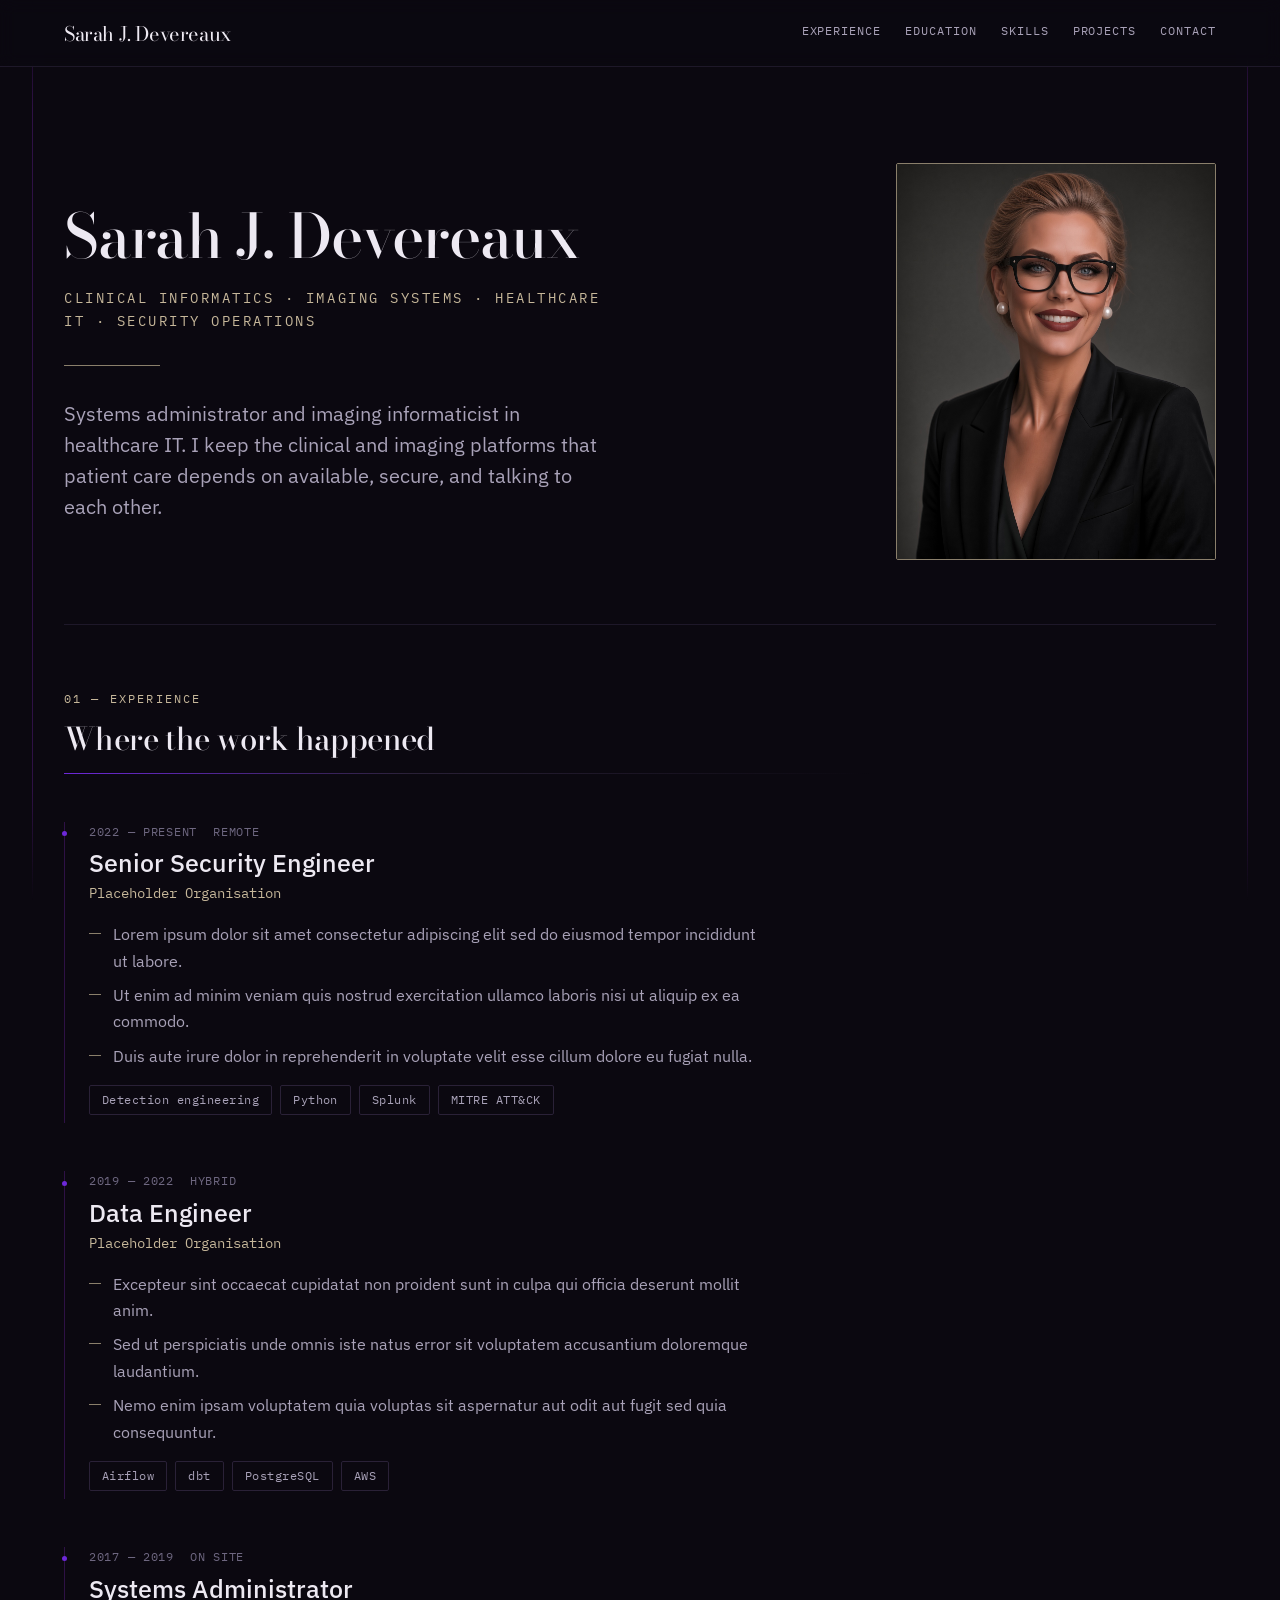
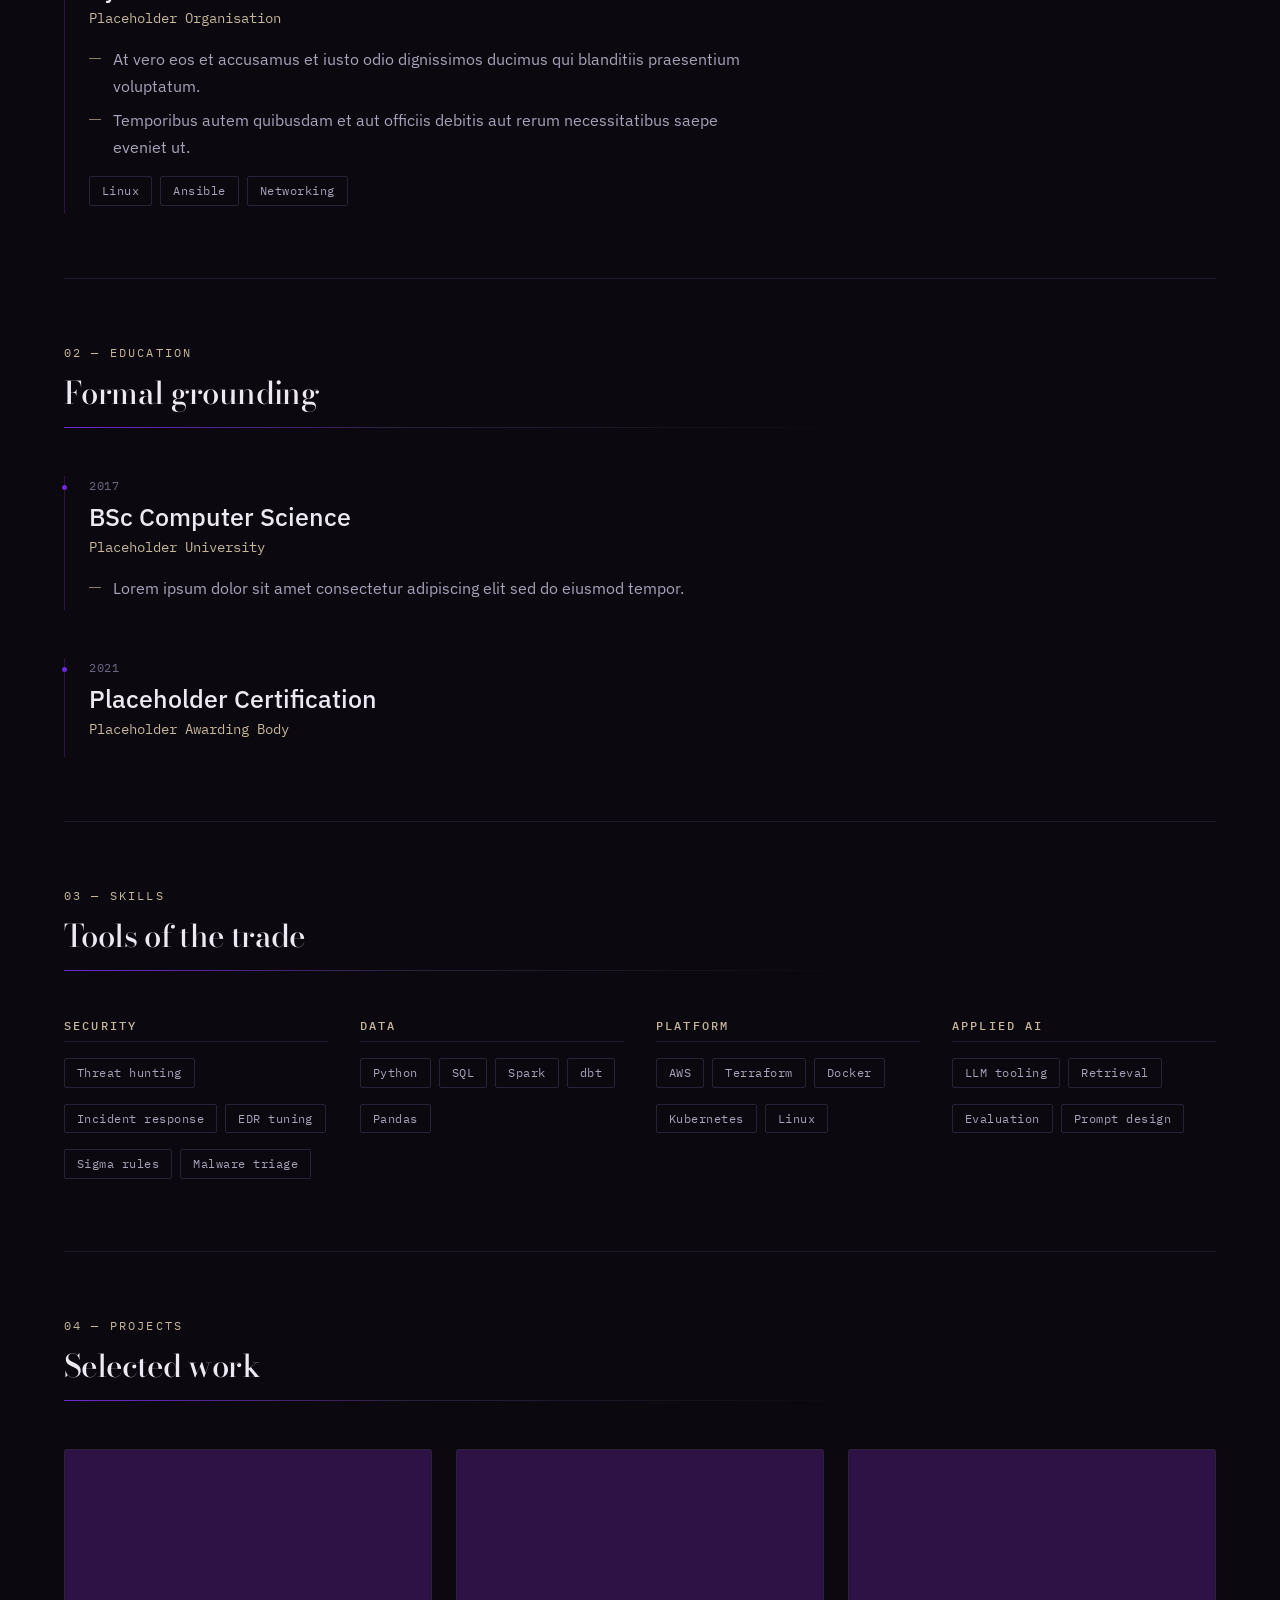
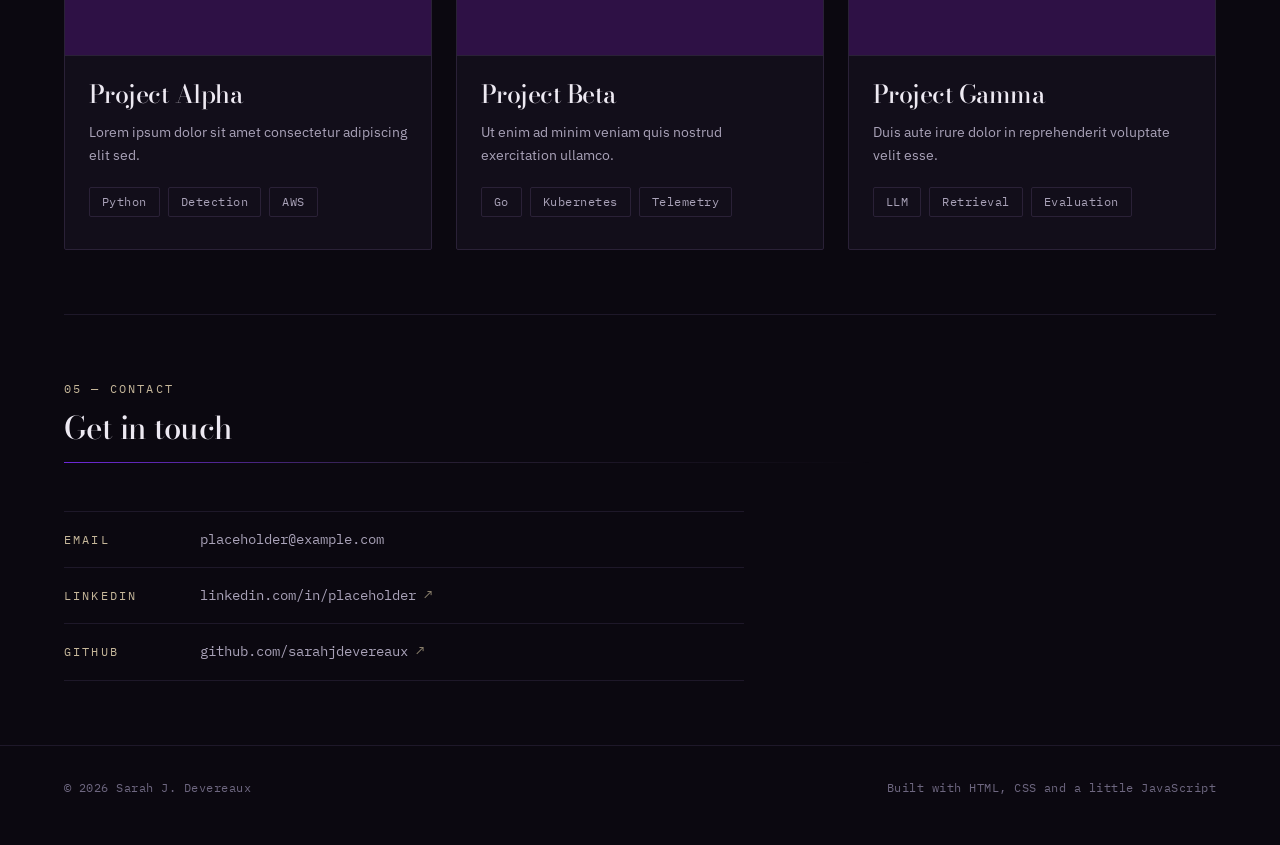
<file: index.html>
<!DOCTYPE html>
<html lang="en" class="no-js">
<head>
<meta charset="utf-8">
<meta name="viewport" content="width=device-width, initial-scale=1">
<title>Sarah J. Devereaux</title>
<meta name="description" content="CV and selected work of Sarah J. Devereaux, working across systems administration, security operations, data engineering and applied AI.">

<link rel="canonical" href="https://sarahjdevereaux.github.io/">
<meta property="og:type" content="profile">
<meta property="og:title" content="Sarah J. Devereaux">
<meta property="og:description" content="CV and selected work across systems administration, security operations, data engineering and applied AI.">
<meta property="og:url" content="https://sarahjdevereaux.github.io/">
<meta property="og:image" content="https://sarahjdevereaux.github.io/img/sarah-portrait-4.jpg">
<meta name="twitter:card" content="summary_large_image">
<meta name="theme-color" content="#0B0810">

<link rel="icon" href="img/favicon.svg" type="image/svg+xml">

<link rel="preconnect" href="https://fonts.googleapis.com">
<link rel="preconnect" href="https://fonts.gstatic.com" crossorigin>
<link href="https://fonts.googleapis.com/css2?family=Bodoni+Moda:opsz,wght@6..96,400;6..96,500&family=IBM+Plex+Mono:wght@400;500&family=IBM+Plex+Sans:wght@400;500&display=swap" rel="stylesheet">

<link rel="stylesheet" href="css/tokens.css">
<link rel="stylesheet" href="css/base.css">
<link rel="stylesheet" href="css/layout.css">
<link rel="stylesheet" href="css/components.css">
</head>
<body>

<a class="skip-link" href="#main">Skip to content</a>

<div class="page-frame" aria-hidden="true">
  <div class="page-frame__rule page-frame__rule--left"></div>
  <div class="page-frame__rule page-frame__rule--right"></div>
</div>

<header class="site-header">
  <div class="container site-header__inner">
    <a class="site-header__mark" href="index.html">Sarah J. Devereaux</a>
    <button class="nav-toggle" type="button" aria-expanded="false" aria-controls="site-nav">Menu</button>
    <nav class="site-nav" id="site-nav" aria-label="Sections">
      <ul>
        <li><a href="#experience">Experience</a></li>
        <li><a href="#education">Education</a></li>
        <li><a href="#skills">Skills</a></li>
        <li><a href="#projects">Projects</a></li>
        <li><a href="#contact">Contact</a></li>
      </ul>
    </nav>
  </div>
</header>

<main id="main">

  <section class="hero container">
    <div class="hero__text">
      <h1 class="hero__name">Sarah J. Devereaux</h1>
      <p class="hero__role">Clinical informatics &middot; Imaging systems &middot; Healthcare IT &middot; Security operations</p>
      <div class="hero__rule"></div>
      <p class="hero__statement">Systems administrator and imaging informaticist in healthcare IT. I keep the clinical and imaging platforms that patient care depends on available, secure, and talking to each other.</p>
    </div>

    <figure class="hero__portrait">
      <img src="img/sarah-portrait-4.jpg"
           alt="Portrait of Sarah J. Devereaux"
           width="842" height="1044"
           decoding="async" fetchpriority="high">
    </figure>
  </section>

  <section class="section container reveal" id="experience">
    <div class="section__header">
      <span class="section__eyebrow">01 &mdash; Experience</span>
      <h2 class="section__title">Where the work happened</h2>
      <div class="section__rule"></div>
    </div>

    <div class="entry-list">

      <article class="entry">
        <p class="entry__meta"><span>2022 &mdash; Present</span><span>Remote</span></p>
        <h3 class="entry__role">Senior Security Engineer</h3>
        <p class="entry__org">Placeholder Organisation</p>
        <ul class="entry__points">
          <li>Lorem ipsum dolor sit amet consectetur adipiscing elit sed do eiusmod tempor incididunt ut labore.</li>
          <li>Ut enim ad minim veniam quis nostrud exercitation ullamco laboris nisi ut aliquip ex ea commodo.</li>
          <li>Duis aute irure dolor in reprehenderit in voluptate velit esse cillum dolore eu fugiat nulla.</li>
        </ul>
        <ul class="tag-row">
          <li class="tag">Detection engineering</li>
          <li class="tag">Python</li>
          <li class="tag">Splunk</li>
          <li class="tag">MITRE ATT&amp;CK</li>
        </ul>
      </article>

      <article class="entry">
        <p class="entry__meta"><span>2019 &mdash; 2022</span><span>Hybrid</span></p>
        <h3 class="entry__role">Data Engineer</h3>
        <p class="entry__org">Placeholder Organisation</p>
        <ul class="entry__points">
          <li>Excepteur sint occaecat cupidatat non proident sunt in culpa qui officia deserunt mollit anim.</li>
          <li>Sed ut perspiciatis unde omnis iste natus error sit voluptatem accusantium doloremque laudantium.</li>
          <li>Nemo enim ipsam voluptatem quia voluptas sit aspernatur aut odit aut fugit sed quia consequuntur.</li>
        </ul>
        <ul class="tag-row">
          <li class="tag">Airflow</li>
          <li class="tag">dbt</li>
          <li class="tag">PostgreSQL</li>
          <li class="tag">AWS</li>
        </ul>
      </article>

      <article class="entry">
        <p class="entry__meta"><span>2017 &mdash; 2019</span><span>On site</span></p>
        <h3 class="entry__role">Systems Administrator</h3>
        <p class="entry__org">Placeholder Organisation</p>
        <ul class="entry__points">
          <li>At vero eos et accusamus et iusto odio dignissimos ducimus qui blanditiis praesentium voluptatum.</li>
          <li>Temporibus autem quibusdam et aut officiis debitis aut rerum necessitatibus saepe eveniet ut.</li>
        </ul>
        <ul class="tag-row">
          <li class="tag">Linux</li>
          <li class="tag">Ansible</li>
          <li class="tag">Networking</li>
        </ul>
      </article>

    </div>
  </section>

  <section class="section container reveal" id="education">
    <div class="section__header">
      <span class="section__eyebrow">02 &mdash; Education</span>
      <h2 class="section__title">Formal grounding</h2>
      <div class="section__rule"></div>
    </div>

    <div class="entry-list">
      <article class="entry">
        <p class="entry__meta"><span>2017</span></p>
        <h3 class="entry__role">BSc Computer Science</h3>
        <p class="entry__org">Placeholder University</p>
        <ul class="entry__points">
          <li>Lorem ipsum dolor sit amet consectetur adipiscing elit sed do eiusmod tempor.</li>
        </ul>
      </article>

      <article class="entry">
        <p class="entry__meta"><span>2021</span></p>
        <h3 class="entry__role">Placeholder Certification</h3>
        <p class="entry__org">Placeholder Awarding Body</p>
      </article>
    </div>
  </section>

  <section class="section container reveal" id="skills">
    <div class="section__header">
      <span class="section__eyebrow">03 &mdash; Skills</span>
      <h2 class="section__title">Tools of the trade</h2>
      <div class="section__rule"></div>
    </div>

    <div class="skill-grid">
      <div class="skill-group">
        <h3 class="skill-group__label">Security</h3>
        <ul class="tag-row">
          <li class="tag">Threat hunting</li>
          <li class="tag">Incident response</li>
          <li class="tag">EDR tuning</li>
          <li class="tag">Sigma rules</li>
          <li class="tag">Malware triage</li>
        </ul>
      </div>

      <div class="skill-group">
        <h3 class="skill-group__label">Data</h3>
        <ul class="tag-row">
          <li class="tag">Python</li>
          <li class="tag">SQL</li>
          <li class="tag">Spark</li>
          <li class="tag">dbt</li>
          <li class="tag">Pandas</li>
        </ul>
      </div>

      <div class="skill-group">
        <h3 class="skill-group__label">Platform</h3>
        <ul class="tag-row">
          <li class="tag">AWS</li>
          <li class="tag">Terraform</li>
          <li class="tag">Docker</li>
          <li class="tag">Kubernetes</li>
          <li class="tag">Linux</li>
        </ul>
      </div>

      <div class="skill-group">
        <h3 class="skill-group__label">Applied AI</h3>
        <ul class="tag-row">
          <li class="tag">LLM tooling</li>
          <li class="tag">Retrieval</li>
          <li class="tag">Evaluation</li>
          <li class="tag">Prompt design</li>
        </ul>
      </div>
    </div>
  </section>

  <section class="section container reveal" id="projects">
    <div class="section__header">
      <span class="section__eyebrow">04 &mdash; Projects</span>
      <h2 class="section__title">Selected work</h2>
      <div class="section__rule"></div>
    </div>

    <div class="project-grid">

      <article class="project-card">
        <div class="project-card__thumb" role="presentation"></div>
        <div class="project-card__body">
          <h3 class="project-card__title"><a href="projects/project-alpha.html">Project Alpha</a></h3>
          <p class="project-card__summary">Lorem ipsum dolor sit amet consectetur adipiscing elit sed.</p>
          <ul class="tag-row">
            <li class="tag">Python</li>
            <li class="tag">Detection</li>
            <li class="tag">AWS</li>
          </ul>
        </div>
      </article>

      <article class="project-card">
        <div class="project-card__thumb" role="presentation"></div>
        <div class="project-card__body">
          <h3 class="project-card__title"><a href="projects/project-alpha.html">Project Beta</a></h3>
          <p class="project-card__summary">Ut enim ad minim veniam quis nostrud exercitation ullamco.</p>
          <ul class="tag-row">
            <li class="tag">Go</li>
            <li class="tag">Kubernetes</li>
            <li class="tag">Telemetry</li>
          </ul>
        </div>
      </article>

      <article class="project-card">
        <div class="project-card__thumb" role="presentation"></div>
        <div class="project-card__body">
          <h3 class="project-card__title"><a href="projects/project-alpha.html">Project Gamma</a></h3>
          <p class="project-card__summary">Duis aute irure dolor in reprehenderit voluptate velit esse.</p>
          <ul class="tag-row">
            <li class="tag">LLM</li>
            <li class="tag">Retrieval</li>
            <li class="tag">Evaluation</li>
          </ul>
        </div>
      </article>

    </div>
  </section>

  <section class="section container reveal" id="contact">
    <div class="section__header">
      <span class="section__eyebrow">05 &mdash; Contact</span>
      <h2 class="section__title">Get in touch</h2>
      <div class="section__rule"></div>
    </div>

    <ul class="contact-list">
      <li>
        <a class="contact-link" href="mailto:placeholder@example.com">
          <span class="contact-link__label">Email</span>
          <span class="contact-link__value">placeholder@example.com</span>
        </a>
      </li>
      <li>
        <a class="contact-link contact-link--external" href="https://www.linkedin.com/in/placeholder" rel="me">
          <span class="contact-link__label">LinkedIn</span>
          <span class="contact-link__value">linkedin.com/in/placeholder</span>
        </a>
      </li>
      <li>
        <a class="contact-link contact-link--external" href="https://github.com/sarahjdevereaux" rel="me">
          <span class="contact-link__label">GitHub</span>
          <span class="contact-link__value">github.com/sarahjdevereaux</span>
        </a>
      </li>
      <!-- Bluesky: uncomment once the handle exists, and set both the href and
           the visible value. rel="me" lets Bluesky verify this site is yours. -->
      <!--
      <li>
        <a class="contact-link contact-link--external" href="https://bsky.app/profile/placeholder" rel="me">
          <span class="contact-link__label">Bluesky</span>
          <span class="contact-link__value">@placeholder</span>
        </a>
      </li>
      -->
    </ul>
  </section>

</main>

<footer class="site-footer">
  <div class="container site-footer__inner">
    <span>&copy; 2026 Sarah J. Devereaux</span>
    <span>Built with HTML, CSS and a little JavaScript</span>
  </div>
</footer>

<script src="js/main.js"></script>
</body>
</html>
</file>
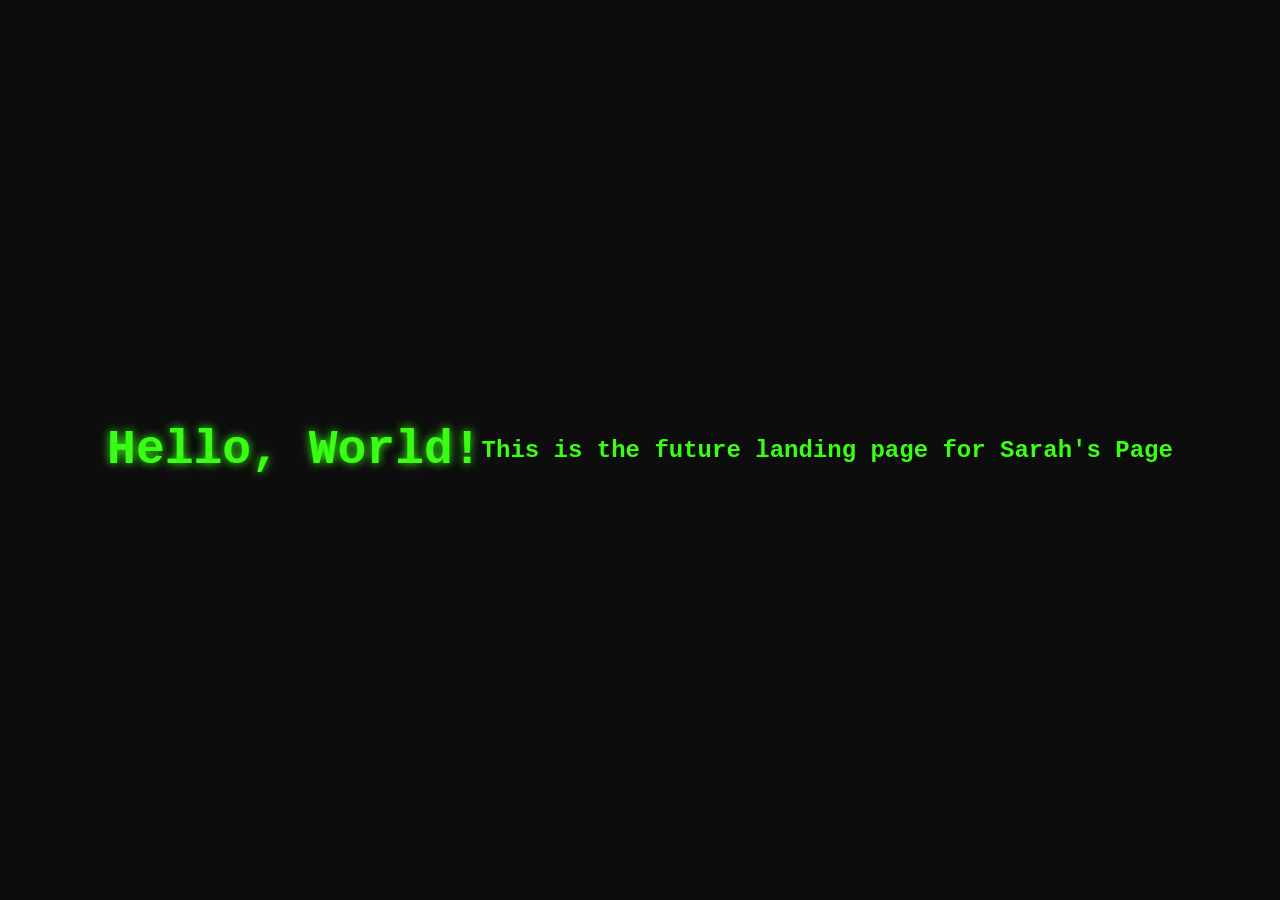
<file: index-old.html>
<!DOCTYPE html>
<html lang="en">
<head>
  <meta charset="UTF-8">
  <title>Hello World</title>
  <link rel="stylesheet" href="css2.css">
</head>
<body>
  <h1>Hello, World!</h1>
  <h2>This is the future landing page for Sarah's Page</h2>
</body>
</html>
</file>
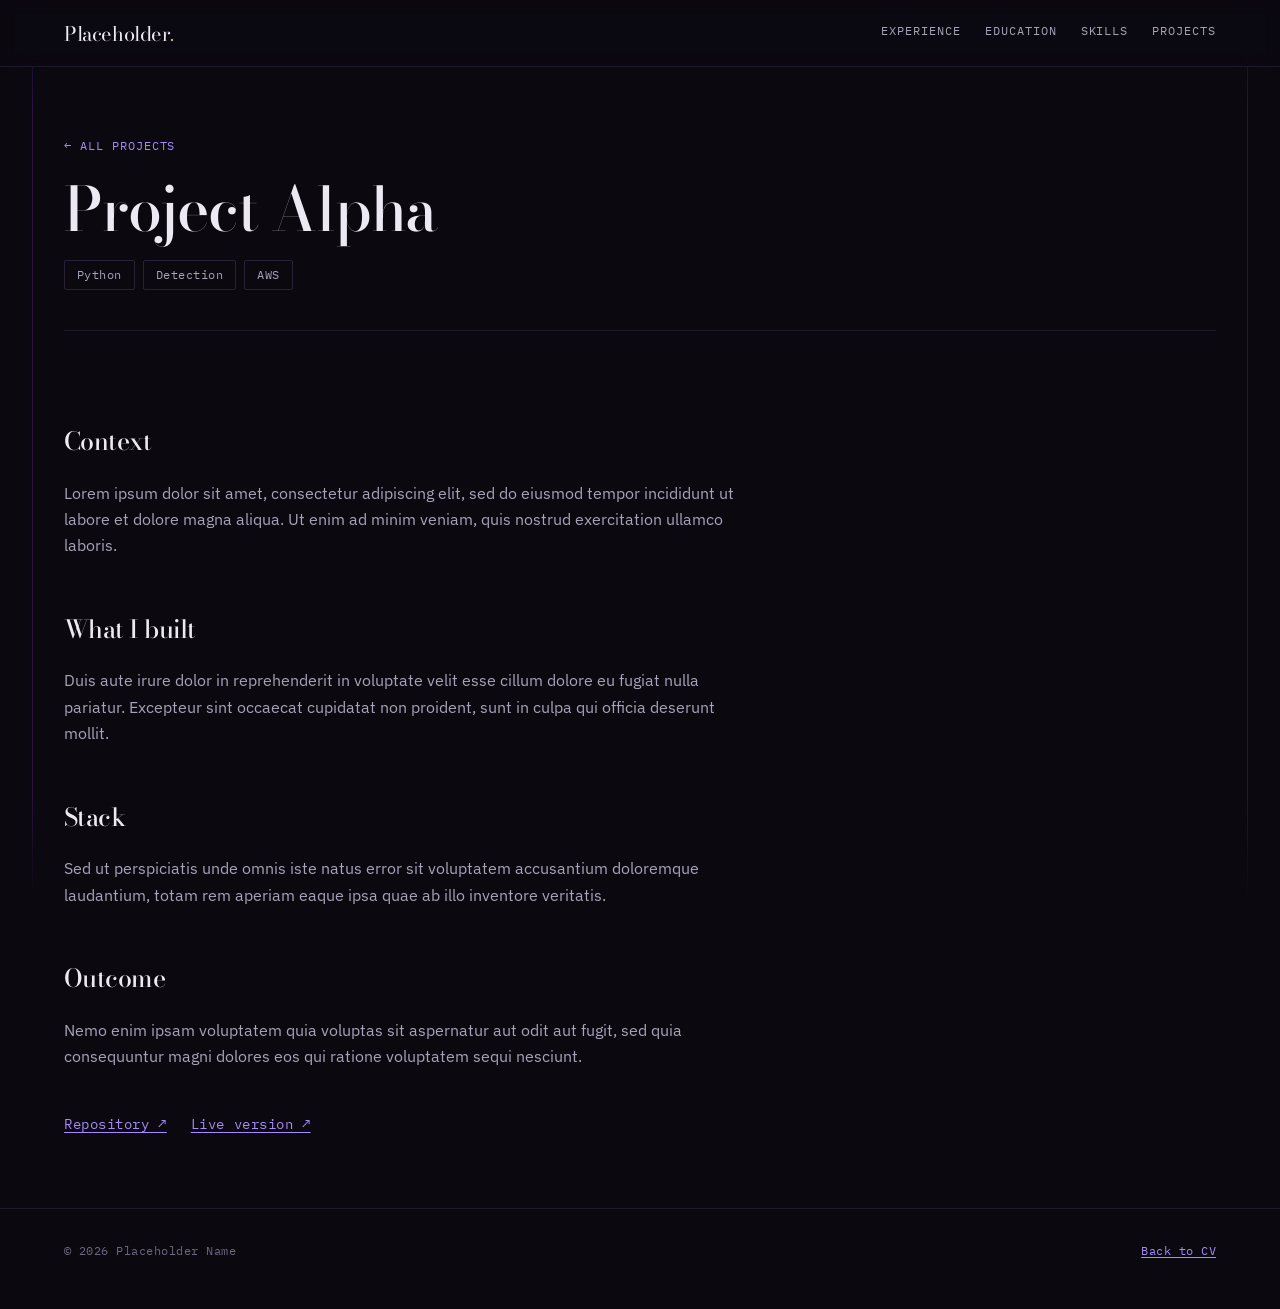
<file: project-alpha.html>
<!DOCTYPE html>
<html lang="en" class="no-js">
<head>
<meta charset="utf-8">
<meta name="viewport" content="width=device-width, initial-scale=1">
<title>Project Alpha — Placeholder Name</title>
<meta name="description" content="Project Alpha: placeholder case study covering context, approach, stack and outcome.">
<meta name="theme-color" content="#0B0810">

<link rel="preconnect" href="https://fonts.googleapis.com">
<link rel="preconnect" href="https://fonts.gstatic.com" crossorigin>
<link href="https://fonts.googleapis.com/css2?family=Bodoni+Moda:opsz,wght@6..96,400;6..96,500&family=IBM+Plex+Mono:wght@400;500&family=IBM+Plex+Sans:wght@400;500&display=swap" rel="stylesheet">

<link rel="stylesheet" href="../css/tokens.css">
<link rel="stylesheet" href="../css/base.css">
<link rel="stylesheet" href="../css/layout.css">
<link rel="stylesheet" href="../css/components.css">
</head>
<body>

<a class="skip-link" href="#main">Skip to content</a>

<div class="page-frame" aria-hidden="true">
  <div class="page-frame__rule page-frame__rule--left"></div>
  <div class="page-frame__rule page-frame__rule--right"></div>
</div>

<header class="site-header">
  <div class="container site-header__inner">
    <a class="site-header__mark" href="../index.html">Placeholder<span>.</span></a>
    <button class="nav-toggle" type="button" aria-expanded="false" aria-controls="site-nav">Menu</button>
    <nav class="site-nav" id="site-nav" aria-label="Sections">
      <ul>
        <li><a href="../index.html#experience">Experience</a></li>
        <li><a href="../index.html#education">Education</a></li>
        <li><a href="../index.html#skills">Skills</a></li>
        <li><a href="../index.html#projects">Projects</a></li>
      </ul>
    </nav>
  </div>
</header>

<main id="main">

  <section class="project-hero container">
    <a class="back-link" href="../index.html#projects">&larr; All projects</a>
    <h1 class="project-hero__title">Project Alpha</h1>
    <ul class="tag-row">
      <li class="tag">Python</li>
      <li class="tag">Detection</li>
      <li class="tag">AWS</li>
    </ul>
  </section>

  <section class="section container">
    <div class="prose">
      <h2>Context</h2>
      <p>Lorem ipsum dolor sit amet, consectetur adipiscing elit, sed do eiusmod tempor incididunt ut labore et dolore magna aliqua. Ut enim ad minim veniam, quis nostrud exercitation ullamco laboris.</p>

      <h2>What I built</h2>
      <p>Duis aute irure dolor in reprehenderit in voluptate velit esse cillum dolore eu fugiat nulla pariatur. Excepteur sint occaecat cupidatat non proident, sunt in culpa qui officia deserunt mollit.</p>

      <h2>Stack</h2>
      <p>Sed ut perspiciatis unde omnis iste natus error sit voluptatem accusantium doloremque laudantium, totam rem aperiam eaque ipsa quae ab illo inventore veritatis.</p>

      <h2>Outcome</h2>
      <p>Nemo enim ipsam voluptatem quia voluptas sit aspernatur aut odit aut fugit, sed quia consequuntur magni dolores eos qui ratione voluptatem sequi nesciunt.</p>

      <ul class="link-row">
        <li><a href="#">Repository &nearr;</a></li>
        <li><a href="#">Live version &nearr;</a></li>
      </ul>
    </div>
  </section>

</main>

<footer class="site-footer">
  <div class="container site-footer__inner">
    <span>&copy; 2026 Placeholder Name</span>
    <span><a href="../index.html">Back to CV</a></span>
  </div>
</footer>

<script src="../js/main.js"></script>
</body>
</html>
</file>
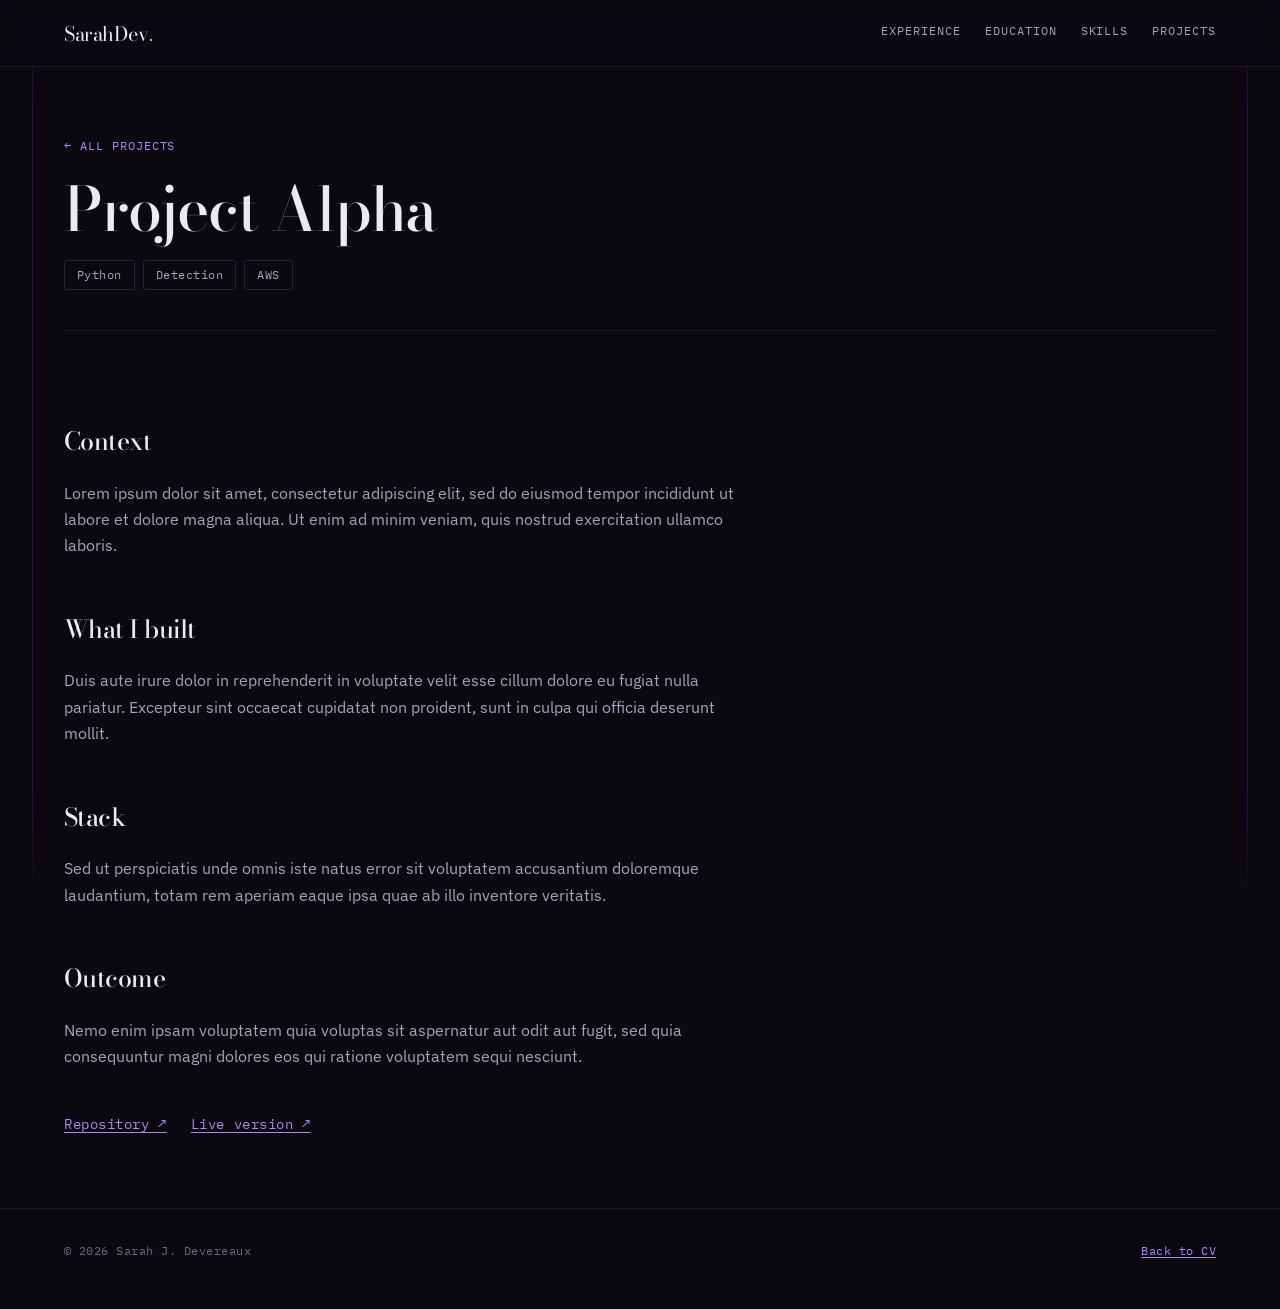
<file: projects/project-alpha.html>
<!DOCTYPE html>
<html lang="en" class="no-js">
<head>
<meta charset="utf-8">
<meta name="viewport" content="width=device-width, initial-scale=1">
<title>Project Alpha — Sarah J. Devereaux</title>
<meta name="description" content="Project Alpha: case study covering context, approach, stack and outcome.">
<meta name="theme-color" content="#0B0810">

<link rel="icon" href="../img/favicon.svg" type="image/svg+xml">

<link rel="preconnect" href="https://fonts.googleapis.com">
<link rel="preconnect" href="https://fonts.gstatic.com" crossorigin>
<link href="https://fonts.googleapis.com/css2?family=Bodoni+Moda:opsz,wght@6..96,400;6..96,500&family=IBM+Plex+Mono:wght@400;500&family=IBM+Plex+Sans:wght@400;500&display=swap" rel="stylesheet">

<link rel="stylesheet" href="../css/tokens.css">
<link rel="stylesheet" href="../css/base.css">
<link rel="stylesheet" href="../css/layout.css">
<link rel="stylesheet" href="../css/components.css">
</head>
<body>

<a class="skip-link" href="#main">Skip to content</a>

<div class="page-frame" aria-hidden="true">
  <div class="page-frame__rule page-frame__rule--left"></div>
  <div class="page-frame__rule page-frame__rule--right"></div>
</div>

<header class="site-header">
  <div class="container site-header__inner">
    <a class="site-header__mark" href="../index.html">SarahDev<span>.</span></a>
    <button class="nav-toggle" type="button" aria-expanded="false" aria-controls="site-nav">Menu</button>
    <nav class="site-nav" id="site-nav" aria-label="Sections">
      <ul>
        <li><a href="../index.html#experience">Experience</a></li>
        <li><a href="../index.html#education">Education</a></li>
        <li><a href="../index.html#skills">Skills</a></li>
        <li><a href="../index.html#projects">Projects</a></li>
      </ul>
    </nav>
  </div>
</header>

<main id="main">

  <section class="project-hero container">
    <a class="back-link" href="../index.html#projects">&larr; All projects</a>
    <h1 class="project-hero__title">Project Alpha</h1>
    <ul class="tag-row">
      <li class="tag">Python</li>
      <li class="tag">Detection</li>
      <li class="tag">AWS</li>
    </ul>
  </section>

  <section class="section container">
    <div class="prose">
      <h2>Context</h2>
      <p>Lorem ipsum dolor sit amet, consectetur adipiscing elit, sed do eiusmod tempor incididunt ut labore et dolore magna aliqua. Ut enim ad minim veniam, quis nostrud exercitation ullamco laboris.</p>

      <h2>What I built</h2>
      <p>Duis aute irure dolor in reprehenderit in voluptate velit esse cillum dolore eu fugiat nulla pariatur. Excepteur sint occaecat cupidatat non proident, sunt in culpa qui officia deserunt mollit.</p>

      <h2>Stack</h2>
      <p>Sed ut perspiciatis unde omnis iste natus error sit voluptatem accusantium doloremque laudantium, totam rem aperiam eaque ipsa quae ab illo inventore veritatis.</p>

      <h2>Outcome</h2>
      <p>Nemo enim ipsam voluptatem quia voluptas sit aspernatur aut odit aut fugit, sed quia consequuntur magni dolores eos qui ratione voluptatem sequi nesciunt.</p>

      <ul class="link-row">
        <li><a href="#">Repository &nearr;</a></li>
        <li><a href="#">Live version &nearr;</a></li>
      </ul>
    </div>
  </section>

</main>

<footer class="site-footer">
  <div class="container site-footer__inner">
    <span>&copy; 2026 Sarah J. Devereaux</span>
    <span><a href="../index.html">Back to CV</a></span>
  </div>
</footer>

<script src="../js/main.js"></script>
</body>
</html>
</file>
<file: css/tokens.css>
/* ==========================================================================
   tokens.css — design tokens only. No selectors beyond :root.
   Change values here; never hardcode a colour or size anywhere else.
   ========================================================================== */

:root {
  /* --- Surfaces: near-black with a violet undertone, never pure #000 ------ */
  --c-bg:           #0B0810;
  --c-surface:      #120E1A;
  --c-surface-alt:  #1A1425;
  --c-border:       #2A2137;
  --c-border-soft:  #1E1829;

  /* --- Regal purple ramp -------------------------------------------------- */
  --c-purple-deep:   #2E1145;  /* fills, rules, quiet structure */
  --c-purple-core:   #6D28D9;  /* fills and borders only — NOT text */
  --c-purple-bright: #A78BFA;  /* interactive: links, hover, focus */

  /* --- Metallic: the restraint accent. Ration it. ------------------------- */
  --c-metal:      #C6B79A;
  --c-metal-dim:  #8A7F6B;

  /* --- Text --------------------------------------------------------------- */
  --c-text:       #EDE9F2;
  --c-text-2:     #A9A2B8;
  --c-text-muted: #6E6780;

  /* --- Typefaces ----------------------------------------------------------- */
  --f-display: "Bodoni Moda", Georgia, "Times New Roman", serif;
  --f-body:    "IBM Plex Sans", system-ui, -apple-system, sans-serif;
  --f-mono:    "IBM Plex Mono", ui-monospace, "SF Mono", Menlo, monospace;

  /* --- Type scale: 1.25 ratio, fluid at the display end -------------------- */
  --t-xs:   0.75rem;
  --t-sm:   0.875rem;
  --t-base: 1rem;
  --t-lg:   1.25rem;
  --t-xl:   1.563rem;
  --t-2xl:  1.953rem;
  --t-3xl:  clamp(2.4rem, 5vw, 3.815rem);

  --lh-tight: 1.15;
  --lh-body:  1.65;

  --ls-label: 0.18em;   /* eyebrow labels */
  --ls-tight: -0.02em;  /* large display type */

  /* --- Space: 4px base ----------------------------------------------------- */
  --s-1:  0.25rem;
  --s-2:  0.5rem;
  --s-3:  0.75rem;
  --s-4:  1rem;
  --s-6:  1.5rem;
  --s-8:  2rem;
  --s-12: 3rem;
  --s-16: 4rem;
  --s-24: 6rem;

  /* --- Layout -------------------------------------------------------------- */
  --measure:     68ch;   /* max line length for prose */
  --w-content:   min(72rem, 100% - var(--s-8));
  --radius:      2px;    /* near-sharp reads editorial, not SaaS */

  /* --- Motion -------------------------------------------------------------- */
  --dur:  180ms;
  --ease: cubic-bezier(0.4, 0, 0.2, 1);
}

/* Once the decorative margin rules appear (60rem, see layout.css), the content
   column needs a wider gutter so the text clears them. */
@media (min-width: 60rem) {
  :root {
    --w-content: min(72rem, 100% - var(--s-24));
  }
}
</file>
<file: css/base.css>
/* ==========================================================================
   base.css — reset, element defaults, typography, a11y, print
   ========================================================================== */

*, *::before, *::after { box-sizing: border-box; }

* { margin: 0; }

html {
  -webkit-text-size-adjust: 100%;
  scroll-behavior: smooth;
}

body {
  background: var(--c-bg);
  color: var(--c-text);
  font-family: var(--f-body);
  font-size: var(--t-base);
  line-height: var(--lh-body);
  font-weight: 400;
  -webkit-font-smoothing: antialiased;
  text-rendering: optimizeLegibility;
  min-height: 100vh;
}

img, svg { display: block; max-width: 100%; height: auto; }

/* --- Headings: display serif, tight, never purple ------------------------- */

h1, h2, h3 {
  font-family: var(--f-display);
  font-weight: 500;
  line-height: var(--lh-tight);
  letter-spacing: var(--ls-tight);
  color: var(--c-text);
  text-wrap: balance;
}

h1 { font-size: var(--t-3xl); }
h2 { font-size: var(--t-2xl); }
h3 { font-size: var(--t-lg); font-family: var(--f-body); letter-spacing: 0; }

p { max-width: var(--measure); }

/* --- Links ---------------------------------------------------------------- */

a {
  color: var(--c-purple-bright);
  text-decoration-thickness: 1px;
  text-underline-offset: 0.2em;
  transition: color var(--dur) var(--ease);
}

a:hover { color: var(--c-text); }

/* Visible keyboard focus everywhere. Non-negotiable. */
:focus-visible {
  outline: 2px solid var(--c-purple-bright);
  outline-offset: 3px;
  border-radius: var(--radius);
}

ul { padding-left: var(--s-4); }
li { margin-bottom: var(--s-2); }

/* --- Utilities ------------------------------------------------------------ */

.visually-hidden {
  position: absolute;
  width: 1px; height: 1px;
  padding: 0; margin: -1px;
  overflow: hidden;
  clip-path: inset(50%);
  white-space: nowrap;
}

.skip-link {
  position: absolute;
  top: var(--s-2);
  left: var(--s-2);
  z-index: 100;
  padding: var(--s-2) var(--s-4);
  background: var(--c-surface-alt);
  color: var(--c-text);
  border: 1px solid var(--c-purple-core);
  transform: translateY(-200%);
}
.skip-link:focus { transform: translateY(0); }

/* --- Motion preferences --------------------------------------------------- */

@media (prefers-reduced-motion: reduce) {
  html { scroll-behavior: auto; }
  *, *::before, *::after {
    animation-duration: 0.01ms !important;
    animation-iteration-count: 1 !important;
    transition-duration: 0.01ms !important;
  }
}

/* --- Print: a CV gets printed. Invert to black on white. ------------------ */

@media print {
  :root {
    --c-bg: #fff;
    --c-surface: #fff;
    --c-surface-alt: #fff;
    --c-text: #000;
    --c-text-2: #333;
    --c-text-muted: #555;
    --c-border: #ccc;
    --c-purple-deep: #ccc;
    --c-metal: #666;
  }
  body { font-size: 11pt; }
  .site-header, .site-footer, .hero__scroll, .page-frame { display: none !important; }
  .section { padding: 0 0 1.5rem !important; break-inside: avoid; }
  .entry, .project-card { break-inside: avoid; }
  a { color: #000; text-decoration: none; }
  a[href^="http"]::after { content: " (" attr(href) ")"; font-size: 9pt; color: #555; }
}
</file>
<file: css/layout.css>
/* ==========================================================================
   layout.css — page-level structure
   ========================================================================== */

.container {
  width: var(--w-content);
  margin-inline: auto;
}

/* --- Signature: illuminated margin rules ----------------------------------
   Two hairlines running the full page height at the content edges, fading
   out top and bottom. Reads as a manuscript margin / engraved certificate
   border. Desktop only, purely decorative, hidden from assistive tech.
   -------------------------------------------------------------------------- */

.page-frame {
  position: fixed;
  inset: 0;
  pointer-events: none;
  z-index: 0;
  display: none;
}

.page-frame__rule {
  position: absolute;
  top: 0;
  bottom: 0;
  width: 1px;
  background: linear-gradient(
    to bottom,
    transparent,
    var(--c-purple-deep) 12%,
    var(--c-purple-deep) 88%,
    transparent
  );
}

/* The content column is 72rem wide at most, so its edge sits 36rem from centre;
   38rem puts these rules 2rem outside the text. The floor must stay SMALLER
   than the container's side gutter, or the rules land on top of the text on
   narrower desktop windows. */
.page-frame__rule--left  { left:  max(var(--s-6), calc(50% - 38rem)); }
.page-frame__rule--right { right: max(var(--s-6), calc(50% - 38rem)); }

@media (min-width: 60rem) {
  .page-frame { display: block; }
}

/* --- Header --------------------------------------------------------------- */

.site-header {
  position: sticky;
  top: 0;
  z-index: 20;
  background: color-mix(in srgb, var(--c-bg) 88%, transparent);
  backdrop-filter: blur(8px);
  border-bottom: 1px solid var(--c-border-soft);
}

.site-header__inner {
  display: flex;
  align-items: center;
  justify-content: space-between;
  gap: var(--s-4);
  padding-block: var(--s-4);
}

.site-header__mark {
  font-family: var(--f-display);
  font-size: var(--t-lg);
  letter-spacing: var(--ls-tight);
  color: var(--c-text);
  text-decoration: none;
}

.site-header__mark span { color: var(--c-metal); }

.site-nav ul {
  display: flex;
  gap: var(--s-6);
  list-style: none;
  margin: 0;
  padding: 0;
}

.site-nav a {
  font-family: var(--f-mono);
  font-size: var(--t-xs);
  letter-spacing: 0.08em;
  text-transform: uppercase;
  color: var(--c-text-2);
  text-decoration: none;
}

.site-nav a:hover { color: var(--c-purple-bright); }

.nav-toggle {
  display: none;
  background: none;
  border: 1px solid var(--c-border);
  border-radius: var(--radius);
  color: var(--c-text-2);
  font-family: var(--f-mono);
  font-size: var(--t-xs);
  letter-spacing: 0.08em;
  padding: var(--s-2) var(--s-3);
  cursor: pointer;
}

@media (max-width: 44rem) {
  .nav-toggle { display: block; }
  .site-nav {
    display: none;
    width: 100%;
    padding-block: var(--s-4);
  }
  .site-nav.is-open { display: block; }
  .site-header__inner { flex-wrap: wrap; }
  .site-nav ul { flex-direction: column; gap: var(--s-3); }
}

/* --- Hero ----------------------------------------------------------------- */

.hero {
  position: relative;
  padding-block: var(--s-24) var(--s-16);
  display: grid;
  gap: var(--s-12);
  align-items: center;
}

@media (min-width: 60rem) {
  .hero {
    grid-template-columns: minmax(0, 1fr) minmax(0, 20rem);
  }
}

.hero__portrait {
  margin: 0;
  justify-self: start;
  max-width: 20rem;
}

.hero__portrait img {
  width: 100%;
  border: 1px solid var(--c-metal-dim);
  border-radius: var(--radius);
}

.hero__name {
  margin-bottom: var(--s-4);
}

.hero__role {
  font-family: var(--f-mono);
  font-size: var(--t-sm);
  letter-spacing: var(--ls-label);
  text-transform: uppercase;
  color: var(--c-metal);
  margin-bottom: var(--s-6);
}

.hero__statement {
  font-size: var(--t-lg);
  line-height: 1.55;
  color: var(--c-text-2);
  max-width: 46ch;
}

.hero__rule {
  width: 6rem;
  height: 1px;
  background: var(--c-metal-dim);
  margin-block: var(--s-8);
}

/* --- Sections ------------------------------------------------------------- */

.section {
  position: relative;
  padding-block: var(--s-16);
  border-top: 1px solid var(--c-border-soft);
}

.section__header {
  margin-bottom: var(--s-12);
}

.section__eyebrow {
  display: block;
  font-family: var(--f-mono);
  font-size: var(--t-xs);
  letter-spacing: var(--ls-label);
  text-transform: uppercase;
  color: var(--c-metal);
  margin-bottom: var(--s-3);
}

.section__title { margin-bottom: var(--s-4); }

.section__rule {
  width: 100%;
  height: 1px;
  background: linear-gradient(
    to right,
    var(--c-purple-core),
    var(--c-border) 30%,
    transparent 70%
  );
}

/* --- Footer --------------------------------------------------------------- */

.site-footer {
  border-top: 1px solid var(--c-border-soft);
  padding-block: var(--s-8) var(--s-12);
  font-family: var(--f-mono);
  font-size: var(--t-xs);
  color: var(--c-text-muted);
  letter-spacing: 0.04em;
}

.site-footer__inner {
  display: flex;
  flex-wrap: wrap;
  gap: var(--s-4);
  justify-content: space-between;
}

/* --- Scroll reveal (progressively enhanced by main.js) -------------------- */

.reveal {
  opacity: 0;
  transform: translateY(12px);
  transition: opacity 600ms var(--ease), transform 600ms var(--ease);
}

.reveal.is-visible {
  opacity: 1;
  transform: none;
}

/* If JS never runs, content must still be visible. */
.no-js .reveal { opacity: 1; transform: none; }

@media (prefers-reduced-motion: reduce) {
  .reveal { opacity: 1; transform: none; }
}
</file>
<file: css/components.css>
/* ==========================================================================
   components.css — the repeating pieces. BEM-lite naming.
   ========================================================================== */

/* --- Entry: one job or one qualification ---------------------------------- */

.entry-list {
  display: grid;
  gap: var(--s-12);
}

.entry {
  position: relative;
  padding-left: var(--s-6);
  border-left: 1px solid var(--c-purple-deep);
  border-radius: 0; /* single-sided borders never get rounded corners */
}

.entry::before {
  content: "";
  position: absolute;
  left: -3px;
  top: 0.6em;
  width: 5px;
  height: 5px;
  background: var(--c-purple-core);
  border-radius: 50%;
}

.entry__meta {
  display: flex;
  flex-wrap: wrap;
  gap: var(--s-2) var(--s-4);
  font-family: var(--f-mono);
  font-size: var(--t-xs);
  letter-spacing: 0.06em;
  text-transform: uppercase;
  color: var(--c-text-muted);
  margin-bottom: var(--s-2);
}

.entry__role {
  font-size: var(--t-xl);
  margin-bottom: var(--s-1);
}

.entry__org {
  font-family: var(--f-mono);
  font-size: var(--t-sm);
  color: var(--c-metal);
  margin-bottom: var(--s-4);
}

.entry__points {
  list-style: none;
  padding: 0;
  color: var(--c-text-2);
}

.entry__points li {
  position: relative;
  padding-left: var(--s-6);
  max-width: var(--measure);
}

.entry__points li::before {
  content: "";
  position: absolute;
  left: 0;
  top: 0.75em;
  width: var(--s-3);
  height: 1px;
  background: var(--c-metal-dim);
}

/* --- Tech tag ------------------------------------------------------------- */

.tag-row {
  display: flex;
  flex-wrap: wrap;
  gap: var(--s-2);
  padding: 0;
  margin: 0;
  list-style: none;
}

.tag {
  font-family: var(--f-mono);
  font-size: var(--t-xs);
  letter-spacing: 0.04em;
  color: var(--c-text-2);
  border: 1px solid var(--c-border);
  border-radius: var(--radius);
  padding: var(--s-1) var(--s-3);
  white-space: nowrap;
}

.entry__points + .tag-row { margin-top: var(--s-4); }

/* --- Skill group ---------------------------------------------------------- */

.skill-grid {
  display: grid;
  grid-template-columns: repeat(auto-fit, minmax(16rem, 1fr));
  gap: var(--s-8);
}

.skill-group__label {
  font-family: var(--f-mono);
  font-size: var(--t-xs);
  letter-spacing: var(--ls-label);
  text-transform: uppercase;
  color: var(--c-metal);
  padding-bottom: var(--s-2);
  margin-bottom: var(--s-4);
  border-bottom: 1px solid var(--c-border-soft);
}

/* --- Project card --------------------------------------------------------- */

.project-grid {
  display: grid;
  grid-template-columns: repeat(auto-fit, minmax(18rem, 1fr));
  gap: var(--s-6);
}

.project-card {
  position: relative;
  display: flex;
  flex-direction: column;
  background: var(--c-surface);
  border: 1px solid var(--c-border);
  border-radius: var(--radius);
  overflow: hidden;
  transition: border-color var(--dur) var(--ease),
              background-color var(--dur) var(--ease);
}

.project-card:hover,
.project-card:focus-within {
  border-color: var(--c-purple-core);
  background: var(--c-surface-alt);
}

.project-card__thumb {
  aspect-ratio: 16 / 9;
  width: 100%;
  object-fit: cover;
  background: var(--c-purple-deep);
  border-bottom: 1px solid var(--c-border);
}

.project-card__body {
  display: flex;
  flex-direction: column;
  gap: var(--s-3);
  padding: var(--s-6);
  flex: 1;
}

.project-card__title {
  font-family: var(--f-display);
  font-size: var(--t-xl);
  letter-spacing: var(--ls-tight);
  line-height: var(--lh-tight);
}

/* Whole card is the click target; the anchor stays the accessible name. */
.project-card__title a {
  color: inherit;
  text-decoration: none;
}

.project-card__title a::after {
  content: "";
  position: absolute;
  inset: 0;
}

.project-card__title a:hover { color: var(--c-purple-bright); }

.project-card__summary {
  color: var(--c-text-2);
  font-size: var(--t-sm);
  flex: 1;
}

.project-card .tag-row { margin-top: var(--s-2); }

/* --- Project detail page -------------------------------------------------- */

.project-hero { padding-block: var(--s-16) var(--s-8); }

.project-hero__title { margin-block: var(--s-4); }

.back-link {
  display: inline-block;
  font-family: var(--f-mono);
  font-size: var(--t-xs);
  letter-spacing: 0.08em;
  text-transform: uppercase;
  text-decoration: none;
}

.prose {
  display: grid;
  gap: var(--s-6);
  color: var(--c-text-2);
}

.prose h2 {
  color: var(--c-text);
  font-size: var(--t-xl);
  margin-top: var(--s-8);
}

.link-row {
  display: flex;
  flex-wrap: wrap;
  gap: var(--s-6);
  padding: 0;
  margin-top: var(--s-4);
  list-style: none;
}

.link-row a {
  font-family: var(--f-mono);
  font-size: var(--t-sm);
  letter-spacing: 0.04em;
}

/* --- Contact list --------------------------------------------------------- */

.contact-list {
  display: grid;
  padding: 0;
  margin: 0;
  list-style: none;
  max-width: var(--measure);
  border-top: 1px solid var(--c-border-soft);
}

.contact-list li {
  margin: 0;
  border-bottom: 1px solid var(--c-border-soft);
}

.contact-link {
  display: flex;
  flex-wrap: wrap;
  align-items: baseline;
  gap: var(--s-2) var(--s-6);
  padding-block: var(--s-4);
  text-decoration: none;
  color: var(--c-text);
}

/* Label column matches the mono/metal treatment used by .skill-group__label
   and .entry__org, so the section reads as part of the same system. */
.contact-link__label {
  flex: 0 0 7rem;
  font-family: var(--f-mono);
  font-size: var(--t-xs);
  letter-spacing: var(--ls-label);
  text-transform: uppercase;
  color: var(--c-metal);
}

.contact-link__value {
  font-family: var(--f-mono);
  font-size: var(--t-sm);
  color: var(--c-text-2);
  overflow-wrap: anywhere; /* long addresses must not push the row wide */
  transition: color var(--dur) var(--ease);
}

.contact-link--external .contact-link__value::after {
  content: " \2197";       /* ↗ marks a link that leaves the site */
  color: var(--c-metal-dim);
}

.contact-link:hover .contact-link__value,
.contact-link:focus-visible .contact-link__value {
  color: var(--c-purple-bright);
}
</file>
<file: css2.css>
body {
  background-color: #0d0d0d;
  color: #39ff14;
  font-family: "Courier New", monospace;
  display: flex;
  justify-content: center;
  align-items: center;
  height: 100vh;
  margin: 0;
}

h1 {
  font-size: 3rem;
  text-shadow: 0 0 10px #39ff14;
}
</file>
